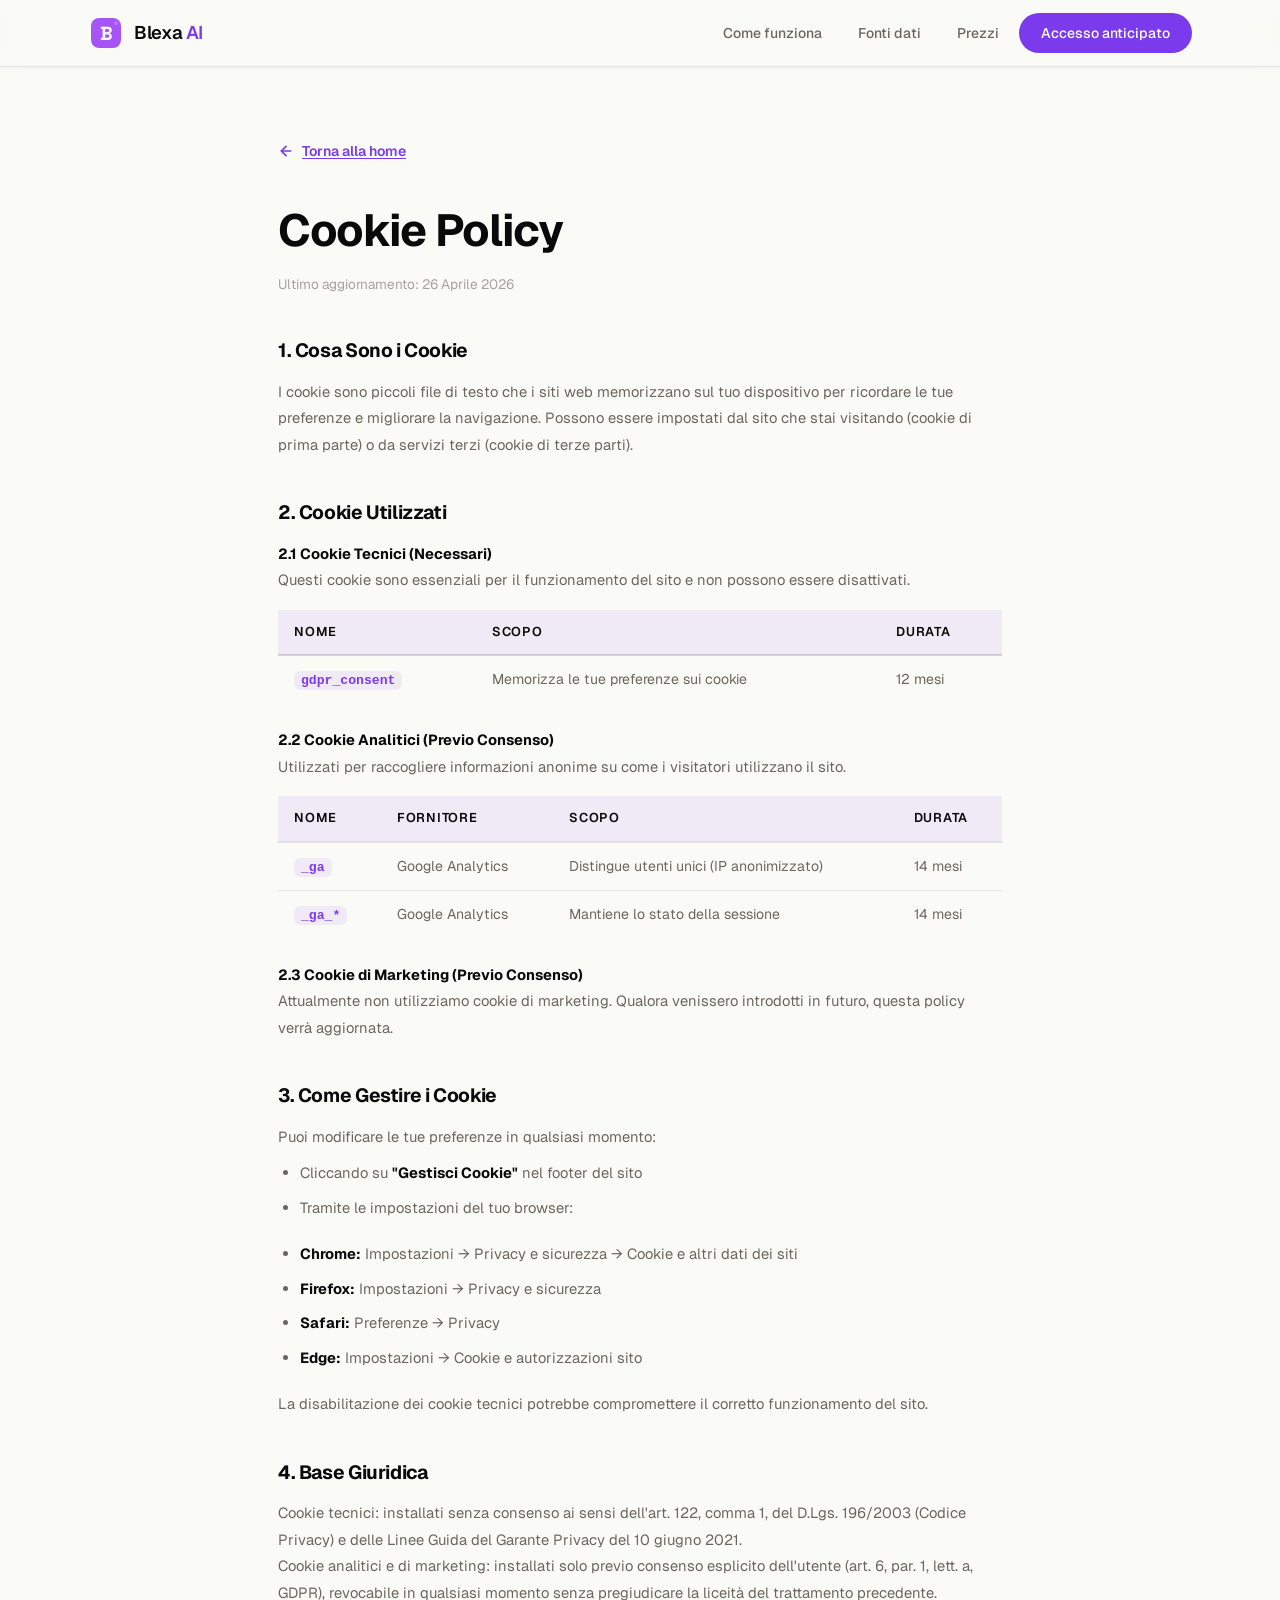
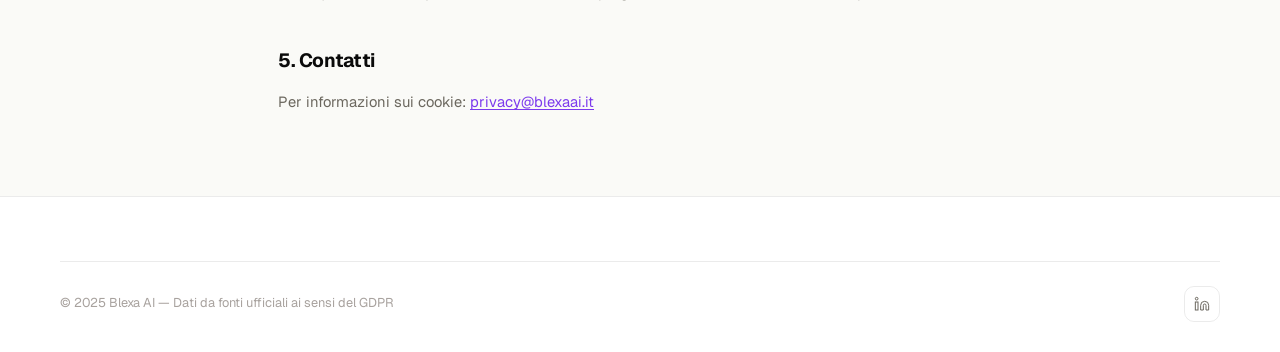
<file: cookie.html>
<!DOCTYPE html>
<html lang="it">
<head>
  <meta charset="UTF-8">
  <meta name="viewport" content="width=device-width, initial-scale=1.0">
  <link rel="icon" type="image/svg+xml" href="favicon.svg">
  <title>Cookie Policy — Blexa AI</title>
  <meta name="description" content="Informativa sui cookie di Blexa AI. Quali cookie utilizziamo, perché e come gestirli.">
  <meta name="robots" content="noindex, follow">
  <link rel="preconnect" href="https://fonts.googleapis.com">
  <link rel="preconnect" href="https://fonts.gstatic.com" crossorigin>
  <link href="https://fonts.googleapis.com/css2?family=Space+Grotesk:wght@300;400;500;600;700&display=swap" rel="stylesheet">
  <link rel="stylesheet" href="style.css">
  <style>
    .legal-page { max-width: 780px; margin: 0 auto; padding: 140px 28px 80px; }
    .legal-page h1 {
      font-size: clamp(2rem, 4vw, 2.8rem); font-weight: 700;
      letter-spacing: -.03em; color: var(--text); margin-bottom: 8px;
    }
    .legal-date { font-size: .85rem; color: var(--light); display: block; margin-bottom: 40px; }
    .legal-page h2 {
      font-size: 1.2rem; font-weight: 700; color: var(--text);
      margin-top: 40px; margin-bottom: 12px; letter-spacing: -.02em;
    }
    .legal-page p, .legal-page li {
      font-size: .92rem; color: var(--muted); line-height: 1.8;
    }
    .legal-page ul { padding-left: 22px; margin: 10px 0 20px; }
    .legal-page li { margin-bottom: 8px; }
    .legal-page strong { color: var(--text); }
    .legal-page a { color: var(--blue); text-decoration: underline; text-underline-offset: 2px; }
    .legal-page a:hover { opacity: .8; }
    .legal-back {
      display: inline-flex; align-items: center; gap: 8px;
      font-size: .88rem; font-weight: 600; color: var(--blue);
      margin-bottom: 32px; transition: gap .2s;
    }
    .legal-back:hover { gap: 12px; text-decoration: none; }
    .cookie-table { width: 100%; border-collapse: collapse; margin: 16px 0 24px; font-size: .88rem; }
    .cookie-table th {
      text-align: left; padding: 12px 16px; background: var(--blue-lt);
      color: var(--text); font-weight: 600; font-size: .8rem;
      text-transform: uppercase; letter-spacing: .06em;
      border-bottom: 2px solid var(--border);
    }
    .cookie-table td {
      padding: 12px 16px; color: var(--muted); border-bottom: 1px solid var(--border);
      vertical-align: top;
    }
    .cookie-table tr:last-child td { border-bottom: none; }
    .cookie-table code {
      background: var(--blue-lt); padding: 2px 7px; border-radius: 6px;
      font-size: .82rem; color: var(--blue); font-weight: 600;
    }
    @media (max-width: 768px) {
      .legal-page { padding: 110px 20px 60px; }
      .cookie-table { font-size: .82rem; }
      .cookie-table th, .cookie-table td { padding: 10px 10px; }
    }
    @media (max-width: 480px) {
      .legal-page { padding: 100px 16px 48px; }
      .cookie-table-wrap { overflow-x: auto; -webkit-overflow-scrolling: touch; }
    }
  </style>
</head>
<body>

  <nav id="nav" class="scrolled">
    <div class="nav-inner">
      <a href="/" class="logo">
        <svg width="36" height="36" viewBox="0 0 36 36" fill="none" xmlns="http://www.w3.org/2000/svg">
          <defs>
            <linearGradient id="bx_grad" x1="0" y1="0" x2="36" y2="36">
              <stop offset="0%" stop-color="#A855F7"/>
              <stop offset="50%" stop-color="#7C3AED"/>
              <stop offset="100%" stop-color="#6D28D9"/>
            </linearGradient>
          </defs>
          <rect x="3" y="3" width="30" height="30" rx="8" fill="url(#bx_grad)"/>
          <text x="18" y="24.5" font-family="Space Grotesk,sans-serif" font-weight="700" font-size="19" fill="white" text-anchor="middle">B</text>
          <circle cx="28" cy="8" r="2" fill="#C084FC" opacity=".7"/>
          <circle cx="31" cy="14" r="1.3" fill="#A855F7" opacity=".5"/>
        </svg>
        <span>Blexa <em>AI</em></span>
      </a>
      <nav class="nav-links">
        <a href="index.html#funzionamento">Come funziona</a>
        <a href="index.html#fonti">Fonti dati</a>
        <a href="index.html#pricing">Prezzi</a>
        <a href="index.html#waitlist" class="btn-nav">Accesso anticipato</a>
      </nav>
    </div>
  </nav>

  <main class="legal-page">
    <a href="index.html" class="legal-back">
      <svg width="16" height="16" viewBox="0 0 24 24" fill="none" stroke="currentColor" stroke-width="2.5" stroke-linecap="round"><path d="M19 12H5M12 19l-7-7 7-7"/></svg>
      Torna alla home
    </a>

    <h1>Cookie Policy</h1>
    <span class="legal-date">Ultimo aggiornamento: 26 Aprile 2026</span>

    <h2>1. Cosa Sono i Cookie</h2>
    <p>I cookie sono piccoli file di testo che i siti web memorizzano sul tuo dispositivo per ricordare le tue preferenze e migliorare la navigazione. Possono essere impostati dal sito che stai visitando (cookie di prima parte) o da servizi terzi (cookie di terze parti).</p>

    <h2>2. Cookie Utilizzati</h2>

    <p><strong>2.1 Cookie Tecnici (Necessari)</strong></p>
    <p>Questi cookie sono essenziali per il funzionamento del sito e non possono essere disattivati.</p>
    <div class="cookie-table-wrap">
      <table class="cookie-table">
        <thead>
          <tr><th>Nome</th><th>Scopo</th><th>Durata</th></tr>
        </thead>
        <tbody>
          <tr><td><code>gdpr_consent</code></td><td>Memorizza le tue preferenze sui cookie</td><td>12 mesi</td></tr>
        </tbody>
      </table>
    </div>

    <p><strong>2.2 Cookie Analitici (Previo Consenso)</strong></p>
    <p>Utilizzati per raccogliere informazioni anonime su come i visitatori utilizzano il sito.</p>
    <div class="cookie-table-wrap">
      <table class="cookie-table">
        <thead>
          <tr><th>Nome</th><th>Fornitore</th><th>Scopo</th><th>Durata</th></tr>
        </thead>
        <tbody>
          <tr><td><code>_ga</code></td><td>Google Analytics</td><td>Distingue utenti unici (IP anonimizzato)</td><td>14 mesi</td></tr>
          <tr><td><code>_ga_*</code></td><td>Google Analytics</td><td>Mantiene lo stato della sessione</td><td>14 mesi</td></tr>
        </tbody>
      </table>
    </div>

    <p><strong>2.3 Cookie di Marketing (Previo Consenso)</strong></p>
    <p>Attualmente non utilizziamo cookie di marketing. Qualora venissero introdotti in futuro, questa policy verrà aggiornata.</p>

    <h2>3. Come Gestire i Cookie</h2>
    <p>Puoi modificare le tue preferenze in qualsiasi momento:</p>
    <ul>
      <li>Cliccando su <strong>"Gestisci Cookie"</strong> nel footer del sito</li>
      <li>Tramite le impostazioni del tuo browser:</li>
    </ul>
    <ul>
      <li><strong>Chrome:</strong> Impostazioni → Privacy e sicurezza → Cookie e altri dati dei siti</li>
      <li><strong>Firefox:</strong> Impostazioni → Privacy e sicurezza</li>
      <li><strong>Safari:</strong> Preferenze → Privacy</li>
      <li><strong>Edge:</strong> Impostazioni → Cookie e autorizzazioni sito</li>
    </ul>
    <p>La disabilitazione dei cookie tecnici potrebbe compromettere il corretto funzionamento del sito.</p>

    <h2>4. Base Giuridica</h2>
    <p>Cookie tecnici: installati senza consenso ai sensi dell'art. 122, comma 1, del D.Lgs. 196/2003 (Codice Privacy) e delle Linee Guida del Garante Privacy del 10 giugno 2021.</p>
    <p>Cookie analitici e di marketing: installati solo previo consenso esplicito dell'utente (art. 6, par. 1, lett. a, GDPR), revocabile in qualsiasi momento senza pregiudicare la liceità del trattamento precedente.</p>

    <h2>5. Contatti</h2>
    <p>Per informazioni sui cookie: <a href="mailto:privacy@blexaai.it">privacy@blexaai.it</a></p>
  </main>

  <footer class="footer">
    <div class="footer-bot">
      <p>© 2025 Blexa AI — Dati da fonti ufficiali ai sensi del GDPR</p>
      <div class="socials">
        <a href="#" aria-label="LinkedIn"><svg width="16" height="16" viewBox="0 0 24 24" fill="none" stroke="currentColor" stroke-width="1.5"><path d="M16 8a6 6 0 0 1 6 6v7h-4v-7a2 2 0 0 0-4 0v7h-4v-7a6 6 0 0 1 6-6z"/><rect x="2" y="9" width="4" height="12"/><circle cx="4" cy="4" r="2"/></svg></a>
      </div>
    </div>
  </footer>

</body>
</html>
</file>
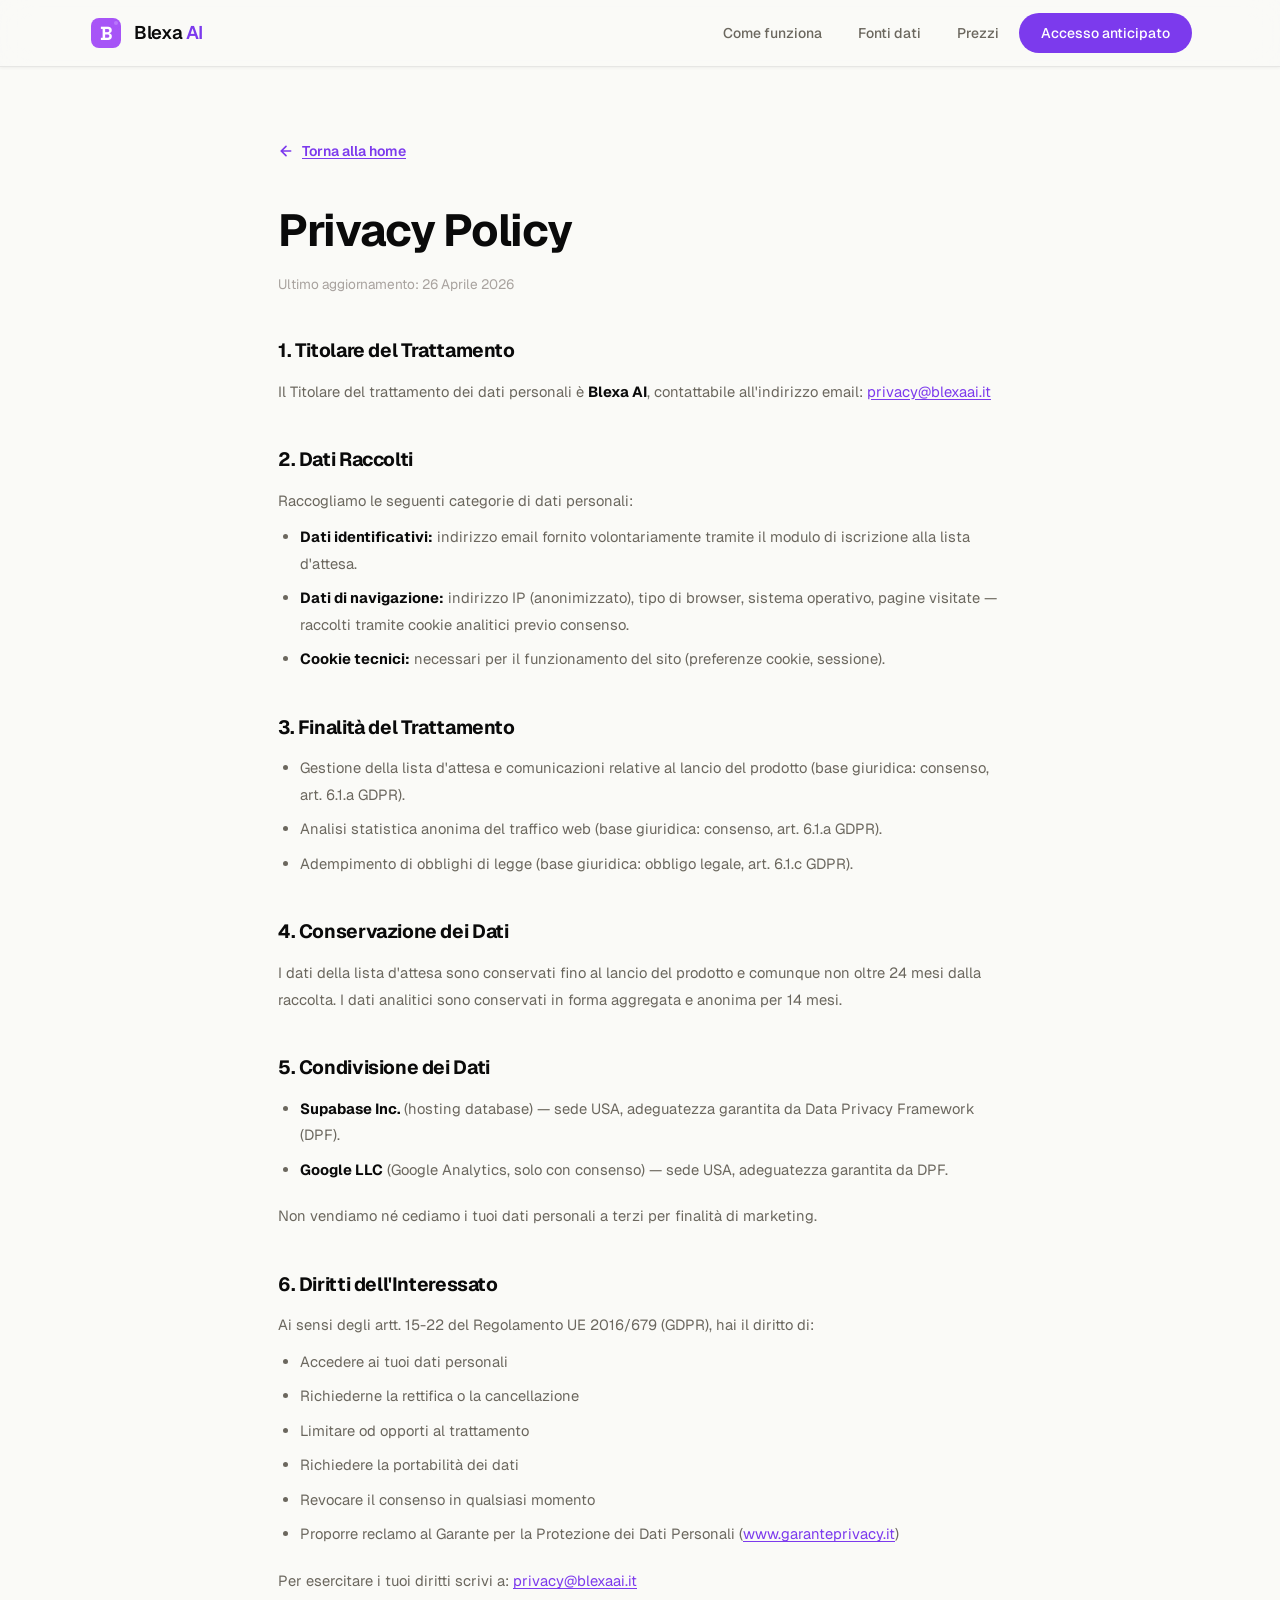
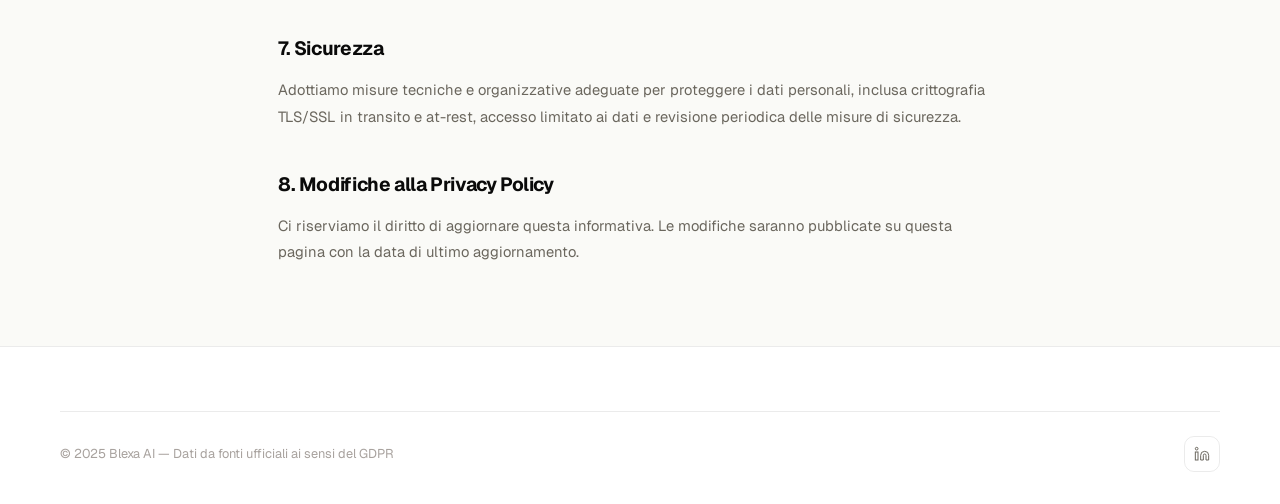
<file: privacy.html>
<!DOCTYPE html>
<html lang="it">
<head>
  <meta charset="UTF-8">
  <meta name="viewport" content="width=device-width, initial-scale=1.0">
  <link rel="icon" type="image/svg+xml" href="favicon.svg">
  <title>Privacy Policy — Blexa AI</title>
  <meta name="description" content="Informativa sulla privacy di Blexa AI. Come raccogliamo, utilizziamo e proteggiamo i tuoi dati personali ai sensi del GDPR.">
  <meta name="robots" content="noindex, follow">
  <link rel="preconnect" href="https://fonts.googleapis.com">
  <link rel="preconnect" href="https://fonts.gstatic.com" crossorigin>
  <link href="https://fonts.googleapis.com/css2?family=Space+Grotesk:wght@300;400;500;600;700&display=swap" rel="stylesheet">
  <link rel="stylesheet" href="style.css">
  <style>
    .legal-page { max-width: 780px; margin: 0 auto; padding: 140px 28px 80px; }
    .legal-page h1 {
      font-size: clamp(2rem, 4vw, 2.8rem); font-weight: 700;
      letter-spacing: -.03em; color: var(--text); margin-bottom: 8px;
    }
    .legal-date { font-size: .85rem; color: var(--light); display: block; margin-bottom: 40px; }
    .legal-page h2 {
      font-size: 1.2rem; font-weight: 700; color: var(--text);
      margin-top: 40px; margin-bottom: 12px; letter-spacing: -.02em;
    }
    .legal-page p, .legal-page li {
      font-size: .92rem; color: var(--muted); line-height: 1.8;
    }
    .legal-page ul { padding-left: 22px; margin: 10px 0 20px; }
    .legal-page li { margin-bottom: 8px; }
    .legal-page strong { color: var(--text); }
    .legal-page a { color: var(--blue); text-decoration: underline; text-underline-offset: 2px; }
    .legal-page a:hover { opacity: .8; }
    .legal-back {
      display: inline-flex; align-items: center; gap: 8px;
      font-size: .88rem; font-weight: 600; color: var(--blue);
      margin-bottom: 32px; transition: gap .2s;
    }
    .legal-back:hover { gap: 12px; text-decoration: none; }
    @media (max-width: 768px) {
      .legal-page { padding: 110px 20px 60px; }
    }
    @media (max-width: 480px) {
      .legal-page { padding: 100px 16px 48px; }
    }
  </style>
</head>
<body>

  <nav id="nav" class="scrolled">
    <div class="nav-inner">
      <a href="/" class="logo">
        <svg width="36" height="36" viewBox="0 0 36 36" fill="none" xmlns="http://www.w3.org/2000/svg">
          <defs>
            <linearGradient id="bx_grad" x1="0" y1="0" x2="36" y2="36">
              <stop offset="0%" stop-color="#A855F7"/>
              <stop offset="50%" stop-color="#7C3AED"/>
              <stop offset="100%" stop-color="#6D28D9"/>
            </linearGradient>
          </defs>
          <rect x="3" y="3" width="30" height="30" rx="8" fill="url(#bx_grad)"/>
          <text x="18" y="24.5" font-family="Space Grotesk,sans-serif" font-weight="700" font-size="19" fill="white" text-anchor="middle">B</text>
          <circle cx="28" cy="8" r="2" fill="#C084FC" opacity=".7"/>
          <circle cx="31" cy="14" r="1.3" fill="#A855F7" opacity=".5"/>
        </svg>
        <span>Blexa <em>AI</em></span>
      </a>
      <nav class="nav-links">
        <a href="index.html#funzionamento">Come funziona</a>
        <a href="index.html#fonti">Fonti dati</a>
        <a href="index.html#pricing">Prezzi</a>
        <a href="index.html#waitlist" class="btn-nav">Accesso anticipato</a>
      </nav>
    </div>
  </nav>

  <main class="legal-page">
    <a href="index.html" class="legal-back">
      <svg width="16" height="16" viewBox="0 0 24 24" fill="none" stroke="currentColor" stroke-width="2.5" stroke-linecap="round"><path d="M19 12H5M12 19l-7-7 7-7"/></svg>
      Torna alla home
    </a>

    <h1>Privacy Policy</h1>
    <span class="legal-date">Ultimo aggiornamento: 26 Aprile 2026</span>

    <h2>1. Titolare del Trattamento</h2>
    <p>Il Titolare del trattamento dei dati personali è <strong>Blexa AI</strong>, contattabile all'indirizzo email: <a href="mailto:privacy@blexaai.it">privacy@blexaai.it</a></p>

    <h2>2. Dati Raccolti</h2>
    <p>Raccogliamo le seguenti categorie di dati personali:</p>
    <ul>
      <li><strong>Dati identificativi:</strong> indirizzo email fornito volontariamente tramite il modulo di iscrizione alla lista d'attesa.</li>
      <li><strong>Dati di navigazione:</strong> indirizzo IP (anonimizzato), tipo di browser, sistema operativo, pagine visitate — raccolti tramite cookie analitici previo consenso.</li>
      <li><strong>Cookie tecnici:</strong> necessari per il funzionamento del sito (preferenze cookie, sessione).</li>
    </ul>

    <h2>3. Finalità del Trattamento</h2>
    <ul>
      <li>Gestione della lista d'attesa e comunicazioni relative al lancio del prodotto (base giuridica: consenso, art. 6.1.a GDPR).</li>
      <li>Analisi statistica anonima del traffico web (base giuridica: consenso, art. 6.1.a GDPR).</li>
      <li>Adempimento di obblighi di legge (base giuridica: obbligo legale, art. 6.1.c GDPR).</li>
    </ul>

    <h2>4. Conservazione dei Dati</h2>
    <p>I dati della lista d'attesa sono conservati fino al lancio del prodotto e comunque non oltre 24 mesi dalla raccolta. I dati analitici sono conservati in forma aggregata e anonima per 14 mesi.</p>

    <h2>5. Condivisione dei Dati</h2>
    <ul>
      <li><strong>Supabase Inc.</strong> (hosting database) — sede USA, adeguatezza garantita da Data Privacy Framework (DPF).</li>
      <li><strong>Google LLC</strong> (Google Analytics, solo con consenso) — sede USA, adeguatezza garantita da DPF.</li>
    </ul>
    <p>Non vendiamo né cediamo i tuoi dati personali a terzi per finalità di marketing.</p>

    <h2>6. Diritti dell'Interessato</h2>
    <p>Ai sensi degli artt. 15-22 del Regolamento UE 2016/679 (GDPR), hai il diritto di:</p>
    <ul>
      <li>Accedere ai tuoi dati personali</li>
      <li>Richiederne la rettifica o la cancellazione</li>
      <li>Limitare od opporti al trattamento</li>
      <li>Richiedere la portabilità dei dati</li>
      <li>Revocare il consenso in qualsiasi momento</li>
      <li>Proporre reclamo al Garante per la Protezione dei Dati Personali (<a href="https://www.garanteprivacy.it" target="_blank" rel="noopener">www.garanteprivacy.it</a>)</li>
    </ul>
    <p>Per esercitare i tuoi diritti scrivi a: <a href="mailto:privacy@blexaai.it">privacy@blexaai.it</a></p>

    <h2>7. Sicurezza</h2>
    <p>Adottiamo misure tecniche e organizzative adeguate per proteggere i dati personali, inclusa crittografia TLS/SSL in transito e at-rest, accesso limitato ai dati e revisione periodica delle misure di sicurezza.</p>

    <h2>8. Modifiche alla Privacy Policy</h2>
    <p>Ci riserviamo il diritto di aggiornare questa informativa. Le modifiche saranno pubblicate su questa pagina con la data di ultimo aggiornamento.</p>
  </main>

  <footer class="footer">
    <div class="footer-bot">
      <p>© 2025 Blexa AI — Dati da fonti ufficiali ai sensi del GDPR</p>
      <div class="socials">
        <a href="#" aria-label="LinkedIn"><svg width="16" height="16" viewBox="0 0 24 24" fill="none" stroke="currentColor" stroke-width="1.5"><path d="M16 8a6 6 0 0 1 6 6v7h-4v-7a2 2 0 0 0-4 0v7h-4v-7a6 6 0 0 1 6-6z"/><rect x="2" y="9" width="4" height="12"/><circle cx="4" cy="4" r="2"/></svg></a>
      </div>
    </div>
  </footer>

</body>
</html>
</file>
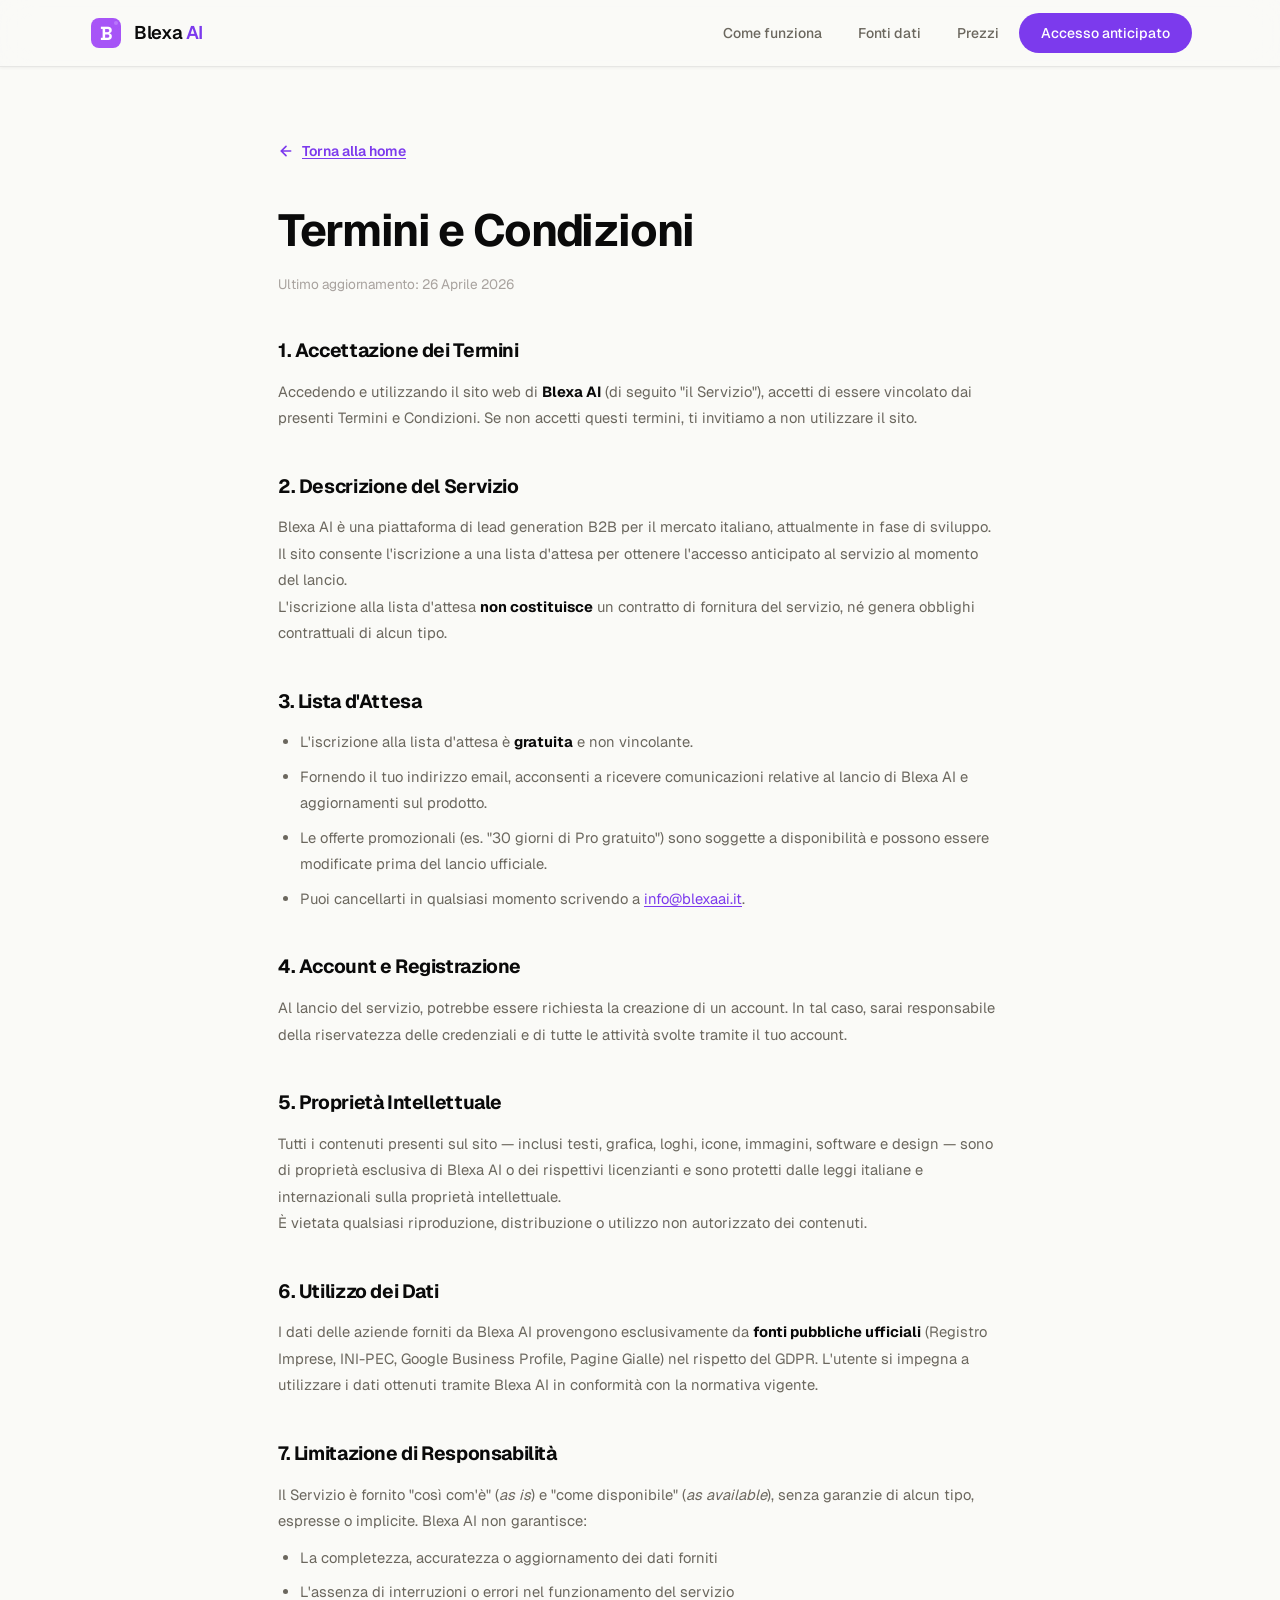
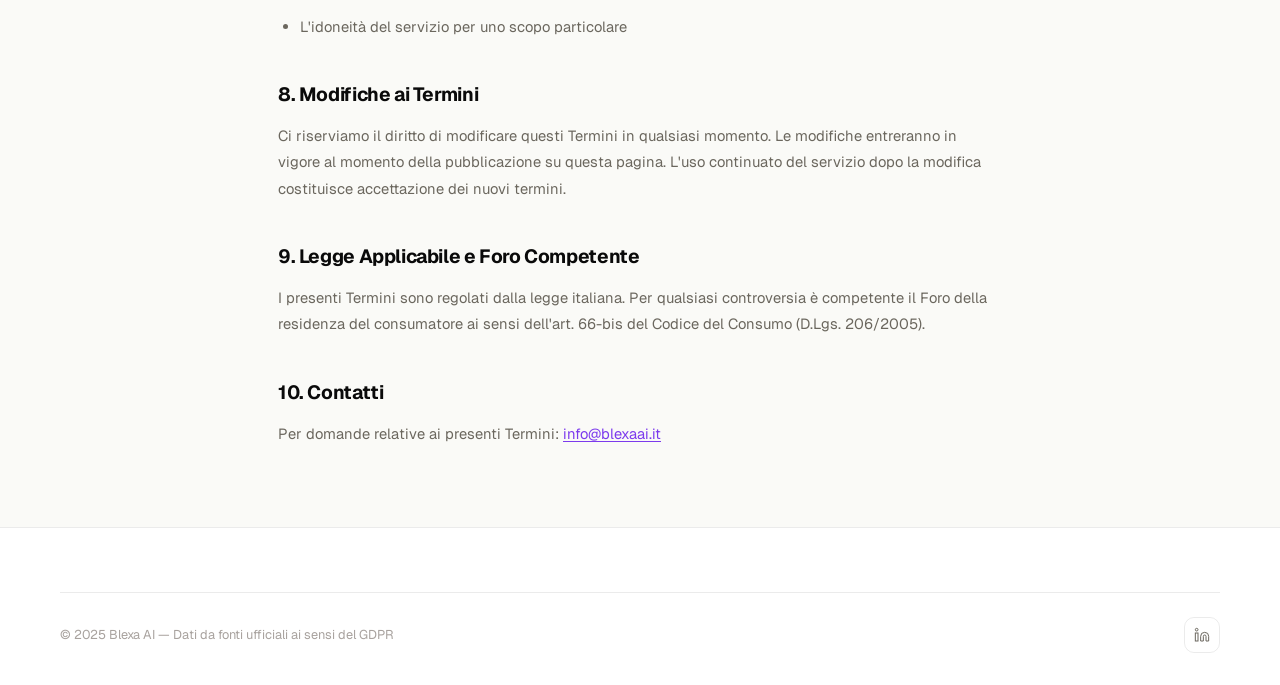
<file: terms.html>
<!DOCTYPE html>
<html lang="it">
<head>
  <meta charset="UTF-8">
  <meta name="viewport" content="width=device-width, initial-scale=1.0">
  <link rel="icon" type="image/svg+xml" href="favicon.svg">
  <title>Termini e Condizioni — Blexa AI</title>
  <meta name="description" content="Termini e condizioni di utilizzo del sito e dei servizi di Blexa AI.">
  <meta name="robots" content="noindex, follow">
  <link rel="preconnect" href="https://fonts.googleapis.com">
  <link rel="preconnect" href="https://fonts.gstatic.com" crossorigin>
  <link href="https://fonts.googleapis.com/css2?family=Space+Grotesk:wght@300;400;500;600;700&display=swap" rel="stylesheet">
  <link rel="stylesheet" href="style.css">
  <style>
    .legal-page { max-width: 780px; margin: 0 auto; padding: 140px 28px 80px; }
    .legal-page h1 {
      font-size: clamp(2rem, 4vw, 2.8rem); font-weight: 700;
      letter-spacing: -.03em; color: var(--text); margin-bottom: 8px;
    }
    .legal-date { font-size: .85rem; color: var(--light); display: block; margin-bottom: 40px; }
    .legal-page h2 {
      font-size: 1.2rem; font-weight: 700; color: var(--text);
      margin-top: 40px; margin-bottom: 12px; letter-spacing: -.02em;
    }
    .legal-page p, .legal-page li {
      font-size: .92rem; color: var(--muted); line-height: 1.8;
    }
    .legal-page ul { padding-left: 22px; margin: 10px 0 20px; }
    .legal-page li { margin-bottom: 8px; }
    .legal-page strong { color: var(--text); }
    .legal-page a { color: var(--blue); text-decoration: underline; text-underline-offset: 2px; }
    .legal-page a:hover { opacity: .8; }
    .legal-back {
      display: inline-flex; align-items: center; gap: 8px;
      font-size: .88rem; font-weight: 600; color: var(--blue);
      margin-bottom: 32px; transition: gap .2s;
    }
    .legal-back:hover { gap: 12px; text-decoration: none; }
    @media (max-width: 768px) {
      .legal-page { padding: 110px 20px 60px; }
    }
    @media (max-width: 480px) {
      .legal-page { padding: 100px 16px 48px; }
    }
  </style>
</head>
<body>

  <nav id="nav" class="scrolled">
    <div class="nav-inner">
      <a href="/" class="logo">
        <svg width="36" height="36" viewBox="0 0 36 36" fill="none" xmlns="http://www.w3.org/2000/svg">
          <defs>
            <linearGradient id="bx_grad" x1="0" y1="0" x2="36" y2="36">
              <stop offset="0%" stop-color="#A855F7"/>
              <stop offset="50%" stop-color="#7C3AED"/>
              <stop offset="100%" stop-color="#6D28D9"/>
            </linearGradient>
          </defs>
          <rect x="3" y="3" width="30" height="30" rx="8" fill="url(#bx_grad)"/>
          <text x="18" y="24.5" font-family="Space Grotesk,sans-serif" font-weight="700" font-size="19" fill="white" text-anchor="middle">B</text>
          <circle cx="28" cy="8" r="2" fill="#C084FC" opacity=".7"/>
          <circle cx="31" cy="14" r="1.3" fill="#A855F7" opacity=".5"/>
        </svg>
        <span>Blexa <em>AI</em></span>
      </a>
      <nav class="nav-links">
        <a href="index.html#funzionamento">Come funziona</a>
        <a href="index.html#fonti">Fonti dati</a>
        <a href="index.html#pricing">Prezzi</a>
        <a href="index.html#waitlist" class="btn-nav">Accesso anticipato</a>
      </nav>
    </div>
  </nav>

  <main class="legal-page">
    <a href="index.html" class="legal-back">
      <svg width="16" height="16" viewBox="0 0 24 24" fill="none" stroke="currentColor" stroke-width="2.5" stroke-linecap="round"><path d="M19 12H5M12 19l-7-7 7-7"/></svg>
      Torna alla home
    </a>

    <h1>Termini e Condizioni</h1>
    <span class="legal-date">Ultimo aggiornamento: 26 Aprile 2026</span>

    <h2>1. Accettazione dei Termini</h2>
    <p>Accedendo e utilizzando il sito web di <strong>Blexa AI</strong> (di seguito "il Servizio"), accetti di essere vincolato dai presenti Termini e Condizioni. Se non accetti questi termini, ti invitiamo a non utilizzare il sito.</p>

    <h2>2. Descrizione del Servizio</h2>
    <p>Blexa AI è una piattaforma di lead generation B2B per il mercato italiano, attualmente in fase di sviluppo. Il sito consente l'iscrizione a una lista d'attesa per ottenere l'accesso anticipato al servizio al momento del lancio.</p>
    <p>L'iscrizione alla lista d'attesa <strong>non costituisce</strong> un contratto di fornitura del servizio, né genera obblighi contrattuali di alcun tipo.</p>

    <h2>3. Lista d'Attesa</h2>
    <ul>
      <li>L'iscrizione alla lista d'attesa è <strong>gratuita</strong> e non vincolante.</li>
      <li>Fornendo il tuo indirizzo email, acconsenti a ricevere comunicazioni relative al lancio di Blexa AI e aggiornamenti sul prodotto.</li>
      <li>Le offerte promozionali (es. "30 giorni di Pro gratuito") sono soggette a disponibilità e possono essere modificate prima del lancio ufficiale.</li>
      <li>Puoi cancellarti in qualsiasi momento scrivendo a <a href="mailto:info@blexaai.it">info@blexaai.it</a>.</li>
    </ul>

    <h2>4. Account e Registrazione</h2>
    <p>Al lancio del servizio, potrebbe essere richiesta la creazione di un account. In tal caso, sarai responsabile della riservatezza delle credenziali e di tutte le attività svolte tramite il tuo account.</p>

    <h2>5. Proprietà Intellettuale</h2>
    <p>Tutti i contenuti presenti sul sito — inclusi testi, grafica, loghi, icone, immagini, software e design — sono di proprietà esclusiva di Blexa AI o dei rispettivi licenzianti e sono protetti dalle leggi italiane e internazionali sulla proprietà intellettuale.</p>
    <p>È vietata qualsiasi riproduzione, distribuzione o utilizzo non autorizzato dei contenuti.</p>

    <h2>6. Utilizzo dei Dati</h2>
    <p>I dati delle aziende forniti da Blexa AI provengono esclusivamente da <strong>fonti pubbliche ufficiali</strong> (Registro Imprese, INI-PEC, Google Business Profile, Pagine Gialle) nel rispetto del GDPR. L'utente si impegna a utilizzare i dati ottenuti tramite Blexa AI in conformità con la normativa vigente.</p>

    <h2>7. Limitazione di Responsabilità</h2>
    <p>Il Servizio è fornito "così com'è" (<em>as is</em>) e "come disponibile" (<em>as available</em>), senza garanzie di alcun tipo, espresse o implicite. Blexa AI non garantisce:</p>
    <ul>
      <li>La completezza, accuratezza o aggiornamento dei dati forniti</li>
      <li>L'assenza di interruzioni o errori nel funzionamento del servizio</li>
      <li>L'idoneità del servizio per uno scopo particolare</li>
    </ul>

    <h2>8. Modifiche ai Termini</h2>
    <p>Ci riserviamo il diritto di modificare questi Termini in qualsiasi momento. Le modifiche entreranno in vigore al momento della pubblicazione su questa pagina. L'uso continuato del servizio dopo la modifica costituisce accettazione dei nuovi termini.</p>

    <h2>9. Legge Applicabile e Foro Competente</h2>
    <p>I presenti Termini sono regolati dalla legge italiana. Per qualsiasi controversia è competente il Foro della residenza del consumatore ai sensi dell'art. 66-bis del Codice del Consumo (D.Lgs. 206/2005).</p>

    <h2>10. Contatti</h2>
    <p>Per domande relative ai presenti Termini: <a href="mailto:info@blexaai.it">info@blexaai.it</a></p>
  </main>

  <footer class="footer">
    <div class="footer-bot">
      <p>© 2025 Blexa AI — Dati da fonti ufficiali ai sensi del GDPR</p>
      <div class="socials">
        <a href="#" aria-label="LinkedIn"><svg width="16" height="16" viewBox="0 0 24 24" fill="none" stroke="currentColor" stroke-width="1.5"><path d="M16 8a6 6 0 0 1 6 6v7h-4v-7a2 2 0 0 0-4 0v7h-4v-7a6 6 0 0 1 6-6z"/><rect x="2" y="9" width="4" height="12"/><circle cx="4" cy="4" r="2"/></svg></a>
      </div>
    </div>
  </footer>

</body>
</html>
</file>
<file: style.css>
/* ===== Blexa AI — Minimal Claude Design Mode ===== */
@import url('https://fonts.googleapis.com/css2?family=Geist:wght@300;400;450;500;600&family=Geist+Mono:wght@400;500&family=Instrument+Serif:ital@0;1&display=swap');

:root {
  --blue:     #7C3AED;
  --blue-2:   #6D28D9;
  --blue-lt:  rgba(124, 58, 237, 0.08);
  --cyan:     #00B4D8;
  --cyan-lt:  rgba(0, 180, 216, 0.08);
  --green:    #15803d;
  --bg:       #fafaf7;
  --surface:  #ffffff;
  --border:   rgba(10, 10, 10, 0.08);
  --text:     #0a0a0a;
  --muted:    #6b675e;
  --light:    #a8a29e;
  --shadow:   0 1px 3px rgba(10,10,10,0.05);
  --shadow-md:0 4px 12px -4px rgba(10,10,10,0.08), 0 1px 3px rgba(10,10,10,0.04);
  --shadow-xl:0 1px 0 rgba(255,255,255,0.6) inset, 0 24px 60px -20px rgba(10,10,10,0.18), 0 12px 30px -12px rgba(10,10,10,0.12);
  --r:        10px;
  --r-lg:     16px;
  --fh:       "Geist", ui-sans-serif, system-ui, sans-serif;
  --fb:       "Geist", ui-sans-serif, system-ui, sans-serif;
}

*,*::before,*::after{box-sizing:border-box;margin:0;padding:0}
html{scroll-behavior:smooth;-webkit-font-smoothing:antialiased}
body{background:var(--bg);color:var(--text);font-family:var(--fb);line-height:1.6;overflow-x:hidden}
img,svg{display:block;max-width:100%}
a{color:inherit;text-decoration:none}
button,input,select{font-family:inherit}

/* ── NAV ───────────────────────────── */
#nav{
  position:fixed;top:0;left:0;right:0;z-index:200;
  background:rgba(250,250,247,.85);
  border-bottom:1px solid transparent;
  backdrop-filter:blur(16px) saturate(140%);-webkit-backdrop-filter:blur(16px) saturate(140%);
  transition:border-color .3s,box-shadow .3s;
}
#nav.scrolled{border-color:var(--border);box-shadow:var(--shadow)}
.nav-inner{
  max-width:1160px;margin:0 auto;padding:0 28px;
  height:66px;display:flex;align-items:center;justify-content:space-between;
}
.logo{display:flex;align-items:center;gap:10px;font-weight:600;font-size:1.15rem;color:var(--text);letter-spacing:-.02em}
.logo em{color:var(--blue);font-style:normal}
.nav-links{display:flex;align-items:center;gap:4px}
.nav-links a{padding:8px 16px;font-size:.875rem;font-weight:500;color:var(--muted);border-radius:10px;transition:color .2s,background .2s}
.nav-links a:hover{color:var(--text);background:var(--blue-lt)}
.btn-nav{
  background:var(--blue) !important;color:#fff !important;
  padding:9px 22px !important;border-radius:999px !important;
  font-weight:500 !important;transition:transform .2s,box-shadow .2s !important;
}
.btn-nav:hover{transform:translateY(-2px) !important;box-shadow:0 6px 24px rgba(124,58,237,.35) !important}

/* ── HERO ──────────────────────────── */
.hero{
  min-height:100vh;display:grid;grid-template-columns:1fr 1fr;
  gap:60px;align-items:center;max-width:1160px;margin:0 auto;
  padding:110px 28px 80px;position:relative;
  background-image: radial-gradient(var(--border) 1px, transparent 1px);
  background-size: 16px 16px;
  background-position: -1px -1px;
}
.hero::before{
  content:"";position:absolute;width:700px;height:700px;border-radius:50%;
  background:radial-gradient(circle,rgba(124,58,237,.08) 0%,transparent 70%);
  top:-200px;right:-200px;pointer-events:none;
}
.hero-badge{
  display:inline-flex;align-items:center;gap:8px;
  background:var(--blue-lt);color:var(--blue);
  padding:7px 15px;border-radius:100px;font-size:.78rem;font-weight:600;
  margin-bottom:24px;border:1px solid rgba(124,58,237,.15);
}
.badge-dot{width:7px;height:7px;border-radius:50%;background:var(--green);box-shadow:0 0 0 2px rgba(16,185,129,.25);animation:dot-pulse 2s ease-in-out infinite}
.hero-title{
  font-size:clamp(40px,5.5vw,72px);font-weight:450;
  line-height:1.02;letter-spacing:-.035em;color:var(--text);margin-bottom:22px;
}
.hero-title em{font-style:normal;color:var(--blue)}
.hero-sub{font-size:1.05rem;color:var(--muted);line-height:1.75;margin-bottom:36px;max-width:480px}
.hero-ctas{display:flex;gap:12px;flex-wrap:wrap;margin-bottom:36px}
.btn-blue{
  display:inline-flex;align-items:center;gap:8px;
  background:var(--blue);color:#fff;padding:14px 24px;
  border-radius:999px;font-size:14.5px;font-weight:500;border:none;cursor:pointer;
  transition:transform .2s,box-shadow .2s;
}
.btn-blue:hover{transform:translateY(-2px);box-shadow:0 8px 20px -8px rgba(124,58,237,.4)}
.btn-ghost{
  display:inline-flex;align-items:center;gap:8px;
  background:transparent;color:var(--text);padding:14px 24px;
  border-radius:999px;font-size:14.5px;font-weight:500;
  border:1px solid var(--border);cursor:pointer;
  transition:border-color .2s,background .2s;
}
.btn-ghost:hover{border-color:var(--blue);background:var(--blue-lt)}
.hero-stats{display:flex;align-items:center;gap:28px;padding-top:28px;border-top:1px solid var(--border)}
.hstat{display:flex;flex-direction:column;gap:3px}
.hn{font-family:"Geist Mono",monospace;font-size:clamp(36px,4vw,48px);font-weight:400;letter-spacing:-.04em;color:var(--text)}
.hl{font-size:.72rem;color:var(--muted);font-weight:500}
.hstat-sep{width:1px;height:36px;background:var(--border)}

/* Hero demo card */
.hero-right{position:relative;display:flex;align-items:center;justify-content:center}
.demo-card{
  width:100%;max-width:420px;background:var(--surface);border-radius:var(--r-lg);
  box-shadow:var(--shadow-xl);border:1px solid var(--border);overflow:hidden;
}
.demo-header{
  display:flex;align-items:center;gap:10px;padding:14px 18px;
  border-bottom:1px solid var(--border);background:var(--bg);
}
.demo-dots span{width:10px;height:10px;border-radius:50%;background:var(--border);display:inline-block;margin-right:5px}
.demo-dots span:first-child{background:#FF5F57}
.demo-dots span:nth-child(2){background:#FFBD2E}
.demo-dots span:last-child{background:#28CA41}
.demo-title-bar{font-size:.8rem;font-weight:600;color:var(--muted)}
.demo-body{padding:20px 18px}
.demo-row{margin-bottom:14px}
.demo-row label{display:block;font-size:.72rem;font-weight:600;color:var(--muted);margin-bottom:6px;text-transform:uppercase;letter-spacing:.06em}
.demo-select{
  display:flex;align-items:center;justify-content:space-between;
  padding:10px 14px;border:1px solid var(--border);border-radius:10px;
  font-size:.88rem;color:var(--text);background:var(--surface);cursor:pointer;
  transition:border-color .2s;
}
.demo-select.active{border-color:var(--blue);background:var(--blue-lt);color:var(--blue)}
.demo-results{margin-top:18px;border-top:1px solid var(--border);padding-top:14px}
.result-header{
  display:flex;align-items:center;justify-content:space-between;
  margin-bottom:12px;
}
.result-count{font-size:.82rem;font-weight:600;color:var(--text)}
.gdpr-pill{
  display:flex;align-items:center;gap:4px;background:rgba(16,185,129,.1);
  color:var(--green);font-size:.68rem;font-weight:700;padding:3px 8px;border-radius:100px;
}
.lead-row{
  display:flex;align-items:center;justify-content:space-between;
  padding:10px 12px;border-radius:10px;margin-bottom:8px;
  background:var(--bg);border:1px solid var(--border);
}
.lead-row.unlocked{background:rgba(16,185,129,.05);border-color:rgba(16,185,129,.2)}
.lead-name{font-size:.83rem;font-weight:600;color:var(--text)}
.lead-city{font-size:.72rem;color:var(--muted)}
.lead-lock{
  display:flex;align-items:center;gap:4px;background:var(--blue-lt);color:var(--blue);
  font-size:.72rem;font-weight:600;padding:4px 10px;border-radius:8px;
}
.lead-data{font-size:.72rem;color:var(--green);font-weight:500}
.typing-cursor{animation:blink .8s step-end infinite}
@keyframes blink{0%,100%{opacity:1}50%{opacity:0}}

/* ── SECTIONS ──────────────────────── */
.section{padding:100px 28px}
.section-tinted{background:var(--blue-lt);padding:100px 28px}
.section-dark{background:var(--text);color:#fff;padding:100px 28px}
.wrap{max-width:1160px;margin:0 auto}
.section-head{margin-bottom:56px}
.chip{
  display:inline-flex;align-items:center;gap:6px;
  padding:5px 14px;border-radius:100px;font-size:.72rem;
  font-weight:700;letter-spacing:.08em;text-transform:uppercase;
  margin-bottom:14px;
}
.chip-blue{background:var(--blue-lt);color:var(--blue);border:1px solid rgba(124,58,237,.15)}
.chip-cyan{background:var(--cyan-lt);color:var(--cyan);border:1px solid rgba(0,180,216,.2)}
.chip-green{background:rgba(16,185,129,.1);color:var(--green);border:1px solid rgba(16,185,129,.2)}
.sec-title{font-size:clamp(32px,3.6vw,52px);font-weight:450;line-height:1.06;letter-spacing:-.03em;color:var(--text);margin-bottom:0}
.sec-title span{color:var(--blue)}
.sec-title.white{color:#fff}
.sec-title.white span{color:#60AFFF}
.sec-sub{margin-top:14px;font-size:1rem;color:var(--muted);max-width:560px;line-height:1.7}
.sec-sub.white{color:rgba(255,255,255,.7)}

/* ── GRID 3 ─────────────────────────── */
.grid-3{display:grid;grid-template-columns:repeat(3,1fr);gap:20px}
.card{
  background:var(--surface);border-radius:var(--r);padding:28px 24px;
  border:1px solid var(--border);box-shadow:var(--shadow);
  transition:transform .3s,box-shadow .3s;
}
.card:hover{transform:translateY(-4px);box-shadow:var(--shadow-md)}
.card-num{font-size:.7rem;font-weight:700;color:var(--light);margin-bottom:12px;letter-spacing:.1em}
.card-icon{width:52px;height:52px;border-radius:13px;display:flex;align-items:center;justify-content:center;margin-bottom:16px}
.icon-blue{background:var(--blue-lt)}
.icon-cyan{background:var(--cyan-lt)}
.icon-green{background:rgba(16,185,129,.1)}
.card h3{font-size:18px;font-weight:500;letter-spacing:-.01em;margin-bottom:8px;color:var(--text)}
.card p{font-size:.875rem;color:var(--muted);line-height:1.7}

/* ── SOURCES ────────────────────────── */
.sources-grid{display:grid;grid-template-columns:repeat(3,1fr);gap:20px}
.source-group{
  background:var(--surface);border-radius:var(--r);padding:28px 24px;
  border:1px solid var(--border);box-shadow:var(--shadow);
}
.source-label{
  display:flex;align-items:center;gap:8px;font-size:.78rem;font-weight:700;
  text-transform:uppercase;letter-spacing:.08em;color:var(--muted);
  margin-bottom:20px;padding-bottom:12px;border-bottom:1px solid var(--border);
}
.source-item{display:flex;gap:12px;margin-bottom:16px}
.source-item:last-child{margin-bottom:0}
.si-dot{width:8px;height:8px;border-radius:50%;flex-shrink:0;margin-top:7px}
.si-blue{background:var(--blue)}
.si-cyan{background:var(--cyan)}
.si-green{background:var(--green)}
.source-item strong{display:block;font-size:.88rem;font-weight:600;color:var(--text);margin-bottom:2px}
.source-item p{font-size:.8rem;color:var(--muted);line-height:1.5}
.gdpr-note{
  display:flex;align-items:center;gap:10px;
  background:rgba(16,185,129,.08);border:1px solid rgba(16,185,129,.2);
  border-radius:12px;padding:14px 18px;margin-top:24px;
  font-size:.85rem;color:var(--green);font-weight:500;
}

/* ── PRICING ────────────────────────── */
.pricing-grid{display:grid;grid-template-columns:repeat(3,1fr);gap:20px}
.pricing-card{
  background:var(--surface);border-radius:var(--r);padding:32px 26px;
  border:1px solid var(--border);box-shadow:var(--shadow);
  display:flex;flex-direction:column;gap:0;position:relative;
  transition:transform .3s,box-shadow .3s;
}
.pricing-card:hover{transform:translateY(-4px);box-shadow:var(--shadow-md)}
.pricing-card.featured{background:var(--blue);color:#fff;border-color:var(--blue)}
.pc-badge{
  position:absolute;top:-12px;left:50%;transform:translateX(-50%);
  background:var(--cyan);color:#fff;font-size:.7rem;font-weight:700;
  padding:4px 12px;border-radius:100px;white-space:nowrap;
}
.pc-tier{font-size:.75rem;font-weight:700;text-transform:uppercase;letter-spacing:.1em;color:var(--muted);margin-bottom:12px}
.pricing-card.featured .pc-tier{color:rgba(255,255,255,.7)}
.pc-price{display:flex;align-items:baseline;gap:4px;margin-bottom:8px}
.pc-amount{font-size:42px;font-weight:450;letter-spacing:-.03em;color:var(--text)}
.pricing-card.featured .pc-amount{color:#fff}
.pc-period{font-size:.88rem;color:var(--muted)}
.pricing-card.featured .pc-period{color:rgba(255,255,255,.6)}
.pc-desc{font-size:.83rem;color:var(--muted);margin-bottom:24px;line-height:1.55}
.pricing-card.featured .pc-desc{color:rgba(255,255,255,.7)}
.pc-list{list-style:none;display:flex;flex-direction:column;gap:10px;flex:1;margin-bottom:24px}
.pc-list li{display:flex;align-items:center;gap:8px;font-size:.875rem;color:var(--text)}
.pricing-card.featured .pc-list li{color:#fff}
.pc-list svg{flex-shrink:0;color:var(--blue)}
.pricing-card.featured .pc-list svg{color:rgba(255,255,255,.8)}
.btn-outline{
  display:block;text-align:center;padding:12px 20px;
  border-radius:999px;font-size:14.5px;font-weight:500;
  border:1px solid var(--border);color:var(--text);
  transition:border-color .2s,background .2s;
}
.btn-outline:hover{border-color:var(--blue);background:var(--blue-lt)}
.pricing-card.featured .btn-outline{
  background:#fff;color:var(--blue);border-color:#fff;
}
.pricing-card.featured .btn-outline:hover{background:var(--blue-lt)}

/* ── CTA ──────────────────────────── */
.cta-section{
  background:var(--blue);color:#fff;padding:100px 28px;
  text-align:center;position:relative;overflow:hidden;
}
.cta-section::before,.cta-section::after{
  content:"";position:absolute;border-radius:50%;pointer-events:none;
}
.cta-section::before{width:700px;height:700px;background:rgba(255,255,255,.05);top:-300px;right:-200px}
.cta-section::after{width:400px;height:400px;background:rgba(0,0,0,.08);bottom:-150px;left:-100px}
.cta-inner{position:relative;z-index:1;max-width:580px;margin:0 auto}
.cta-section h2{font-size:clamp(32px,4vw,52px);font-weight:450;letter-spacing:-.03em;margin-bottom:14px}
.cta-section p{font-size:1rem;opacity:.85;margin-bottom:36px;line-height:1.7}
.cta-form{display:flex;gap:10px;justify-content:center;flex-wrap:wrap}
.cta-form input{
  flex:1;min-width:220px;padding:14px 20px;
  border-radius:999px;border:1px solid rgba(255,255,255,.3);
  background:rgba(255,255,255,.15);color:#fff;font-size:.9rem;outline:none;
  backdrop-filter:blur(6px);transition:border-color .2s;
}
.cta-form input::placeholder{color:rgba(255,255,255,.55)}
.cta-form input:focus{border-color:rgba(255,255,255,.7)}
.btn-white{
  background:#fff;color:var(--blue);padding:14px 26px;
  border-radius:999px;font-size:14.5px;font-weight:500;border:none;cursor:pointer;
  transition:transform .2s,box-shadow .2s;white-space:nowrap;
}
.btn-white:hover{transform:translateY(-2px);box-shadow:0 8px 30px rgba(0,0,0,.15)}

/* ── FOOTER ────────────────────────── */
.footer{background:var(--surface);border-top:1px solid var(--border);padding:64px 28px 32px}
.footer-top{max-width:1160px;margin:0 auto;display:flex;gap:64px;flex-wrap:wrap;margin-bottom:48px}
.footer-brand{flex:0 0 280px}
.footer-brand .logo{margin-bottom:14px}
.footer-brand p{font-size:.875rem;color:var(--muted);line-height:1.65}
.footer-links{flex:1;display:flex;gap:48px;flex-wrap:wrap}
.fcol{display:flex;flex-direction:column;gap:0}
.fcol h5{font-size:.72rem;font-weight:700;text-transform:uppercase;letter-spacing:.1em;color:var(--muted);margin-bottom:16px}
.fcol a{font-size:.875rem;color:var(--muted);padding:5px 0;transition:color .2s}
.fcol a:hover{color:var(--text)}
.footer-bot{max-width:1160px;margin:0 auto;display:flex;justify-content:space-between;align-items:center;flex-wrap:wrap;gap:12px;padding-top:24px;border-top:1px solid var(--border)}
.footer-bot p{font-size:.8rem;color:var(--light)}
.socials{display:flex;gap:8px}
.socials a{width:36px;height:36px;border-radius:10px;border:1px solid var(--border);display:flex;align-items:center;justify-content:center;color:var(--muted);transition:color .2s,border-color .2s,background .2s}
.socials a:hover{color:var(--blue);border-color:var(--blue);background:var(--blue-lt)}

/* ── ANIMATIONS ────────────────────── */
@keyframes dot-pulse{0%,100%{box-shadow:0 0 0 2px rgba(16,185,129,.25)}50%{box-shadow:0 0 0 5px rgba(16,185,129,.1)}}
.reveal{opacity:0;transform:translateY(28px);transition:opacity .65s ease,transform .65s ease}
.reveal.visible{opacity:1;transform:none}
.reveal-up{opacity:0;transform:translateY(22px);transition:opacity .5s ease calc(var(--d,0s)),transform .5s ease calc(var(--d,0s))}
.reveal-up.visible{opacity:1;transform:none}

/* ── RESPONSIVE ────────────────────── */
@media(max-width:1024px){
  .hero{
    grid-template-columns:1fr;
    gap:48px;
    padding-top:100px;
    text-align:center;
  }
  .hero-badge{margin-left:auto;margin-right:auto}
  .hero-sub{margin-left:auto;margin-right:auto}
  .hero-ctas{justify-content:center}
  .hero-stats{justify-content:center}
  .hero-right{justify-content:center}
  .demo-card{max-width:480px;margin:0 auto}
  .sources-grid,.pricing-grid{grid-template-columns:1fr}
  .section-head{text-align:center}
  .sec-sub{margin-left:auto;margin-right:auto}
}
@media(max-width:768px){
  .grid-3{grid-template-columns:1fr}
  .nav-links a:not(.btn-nav){display:none}
  .section{padding:72px 20px}
  .section-tinted{padding:72px 20px}
  .section-dark{padding:72px 20px}
  .cta-section{padding:72px 20px}
  .footer{padding:48px 20px 24px}
  .footer-top{flex-direction:column;gap:32px}
  .footer-brand{flex:none}
  .footer-links{gap:28px}
  .footer-bot{flex-direction:column;text-align:center;gap:16px}
  .hero-title{font-size:clamp(2.2rem,8vw,3rem)}
  .pricing-grid{grid-template-columns:1fr}
  .sources-grid{grid-template-columns:1fr}
  .hero-stats{flex-wrap:wrap;gap:16px;justify-content:center}
  .hstat-sep{display:none}
}
@media(max-width:480px){
  .nav-inner{padding:0 16px}
  .hero{padding:90px 16px 60px}
  .hero-title{font-size:clamp(1.9rem,9vw,2.6rem)}
  .hero-ctas{flex-direction:column;align-items:stretch}
  .hero-ctas .btn-blue,
  .hero-ctas .btn-ghost{justify-content:center;width:100%}
  .cta-form{flex-direction:column}
  .cta-form input{min-width:0;width:100%}
  .btn-white{width:100%}
  .demo-card{font-size:.85rem}
  .section{padding:56px 16px}
  .section-tinted{padding:56px 16px}
  .section-dark{padding:56px 16px}
  .cta-section{padding:56px 16px}
  .footer{padding:40px 16px 20px}
  .grid-3{gap:14px}
  .pricing-grid{gap:14px}
  .sources-grid{gap:14px}
  .card{padding:22px 18px}
  .pricing-card{padding:26px 20px}
  .pc-amount{font-size:2rem}
  .hero-stats{gap:12px;padding-top:20px}
  .hn{font-size:1.25rem}
}
</file>
